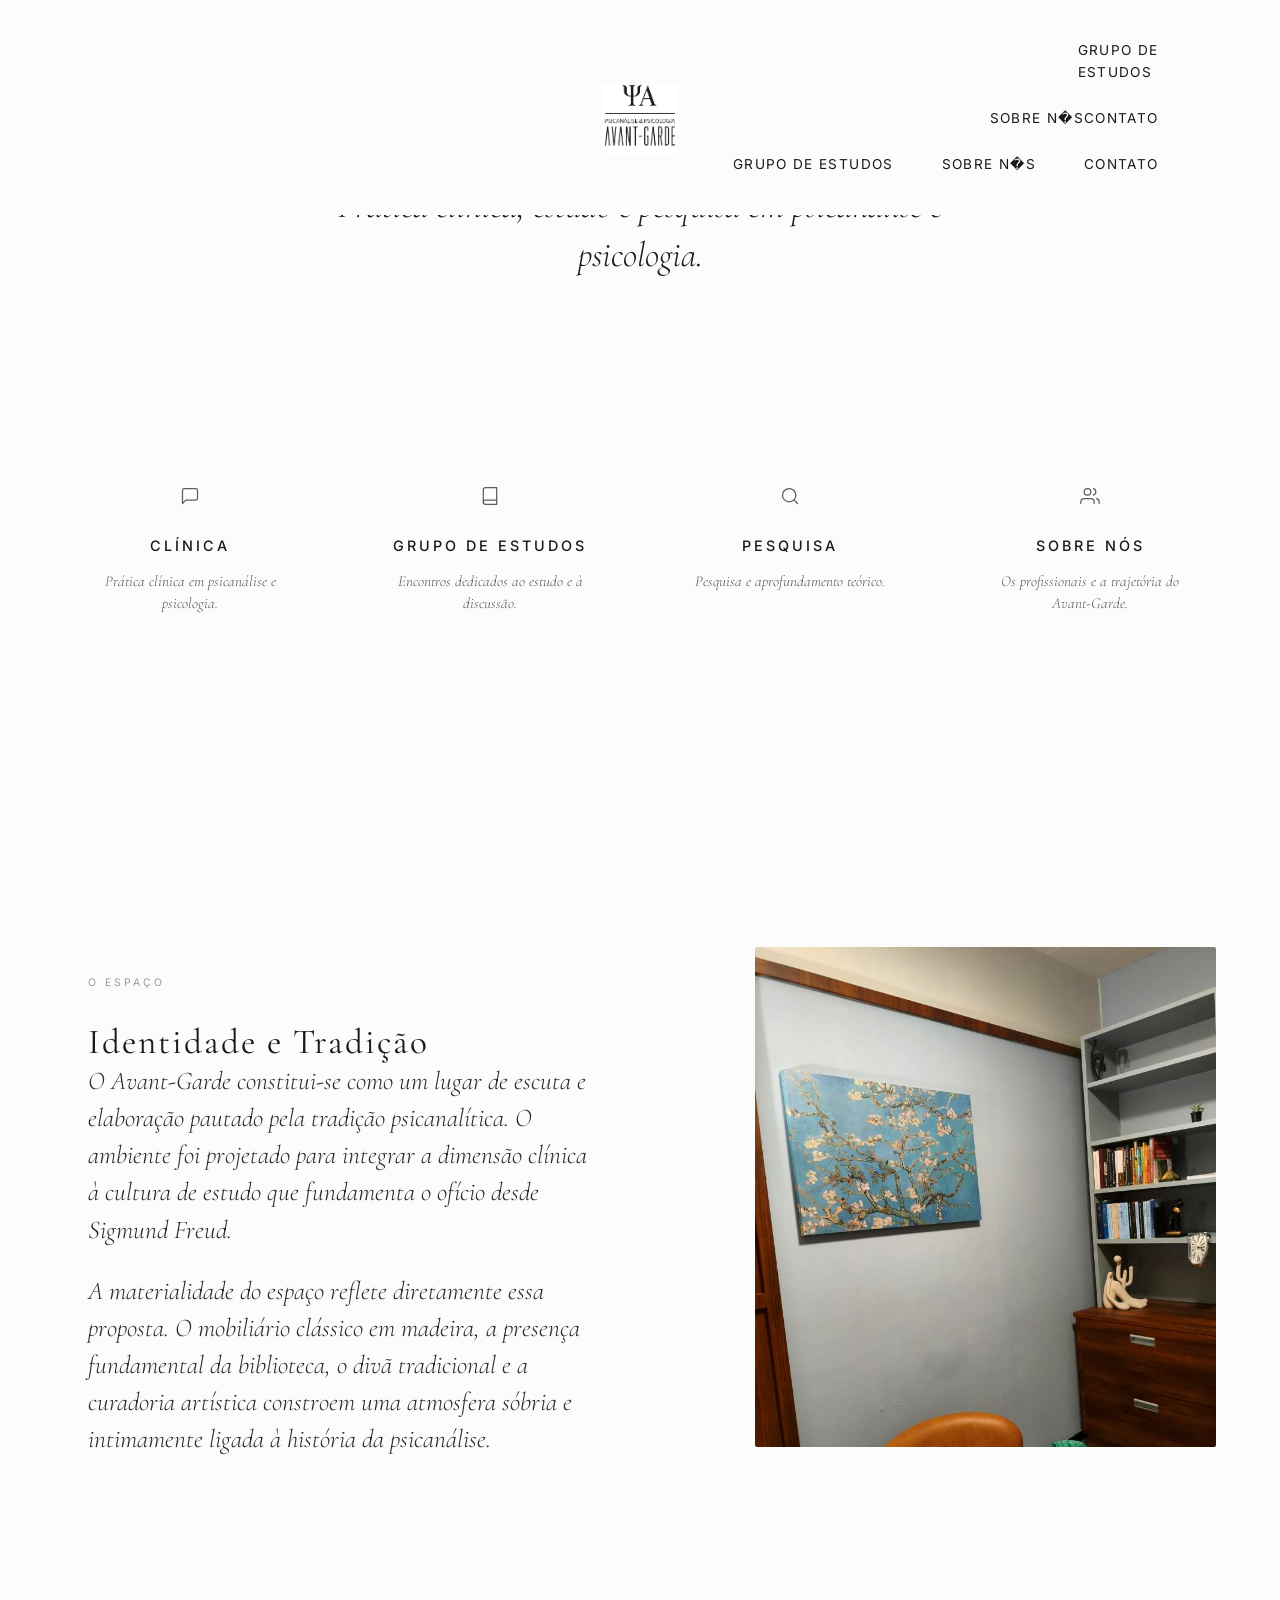
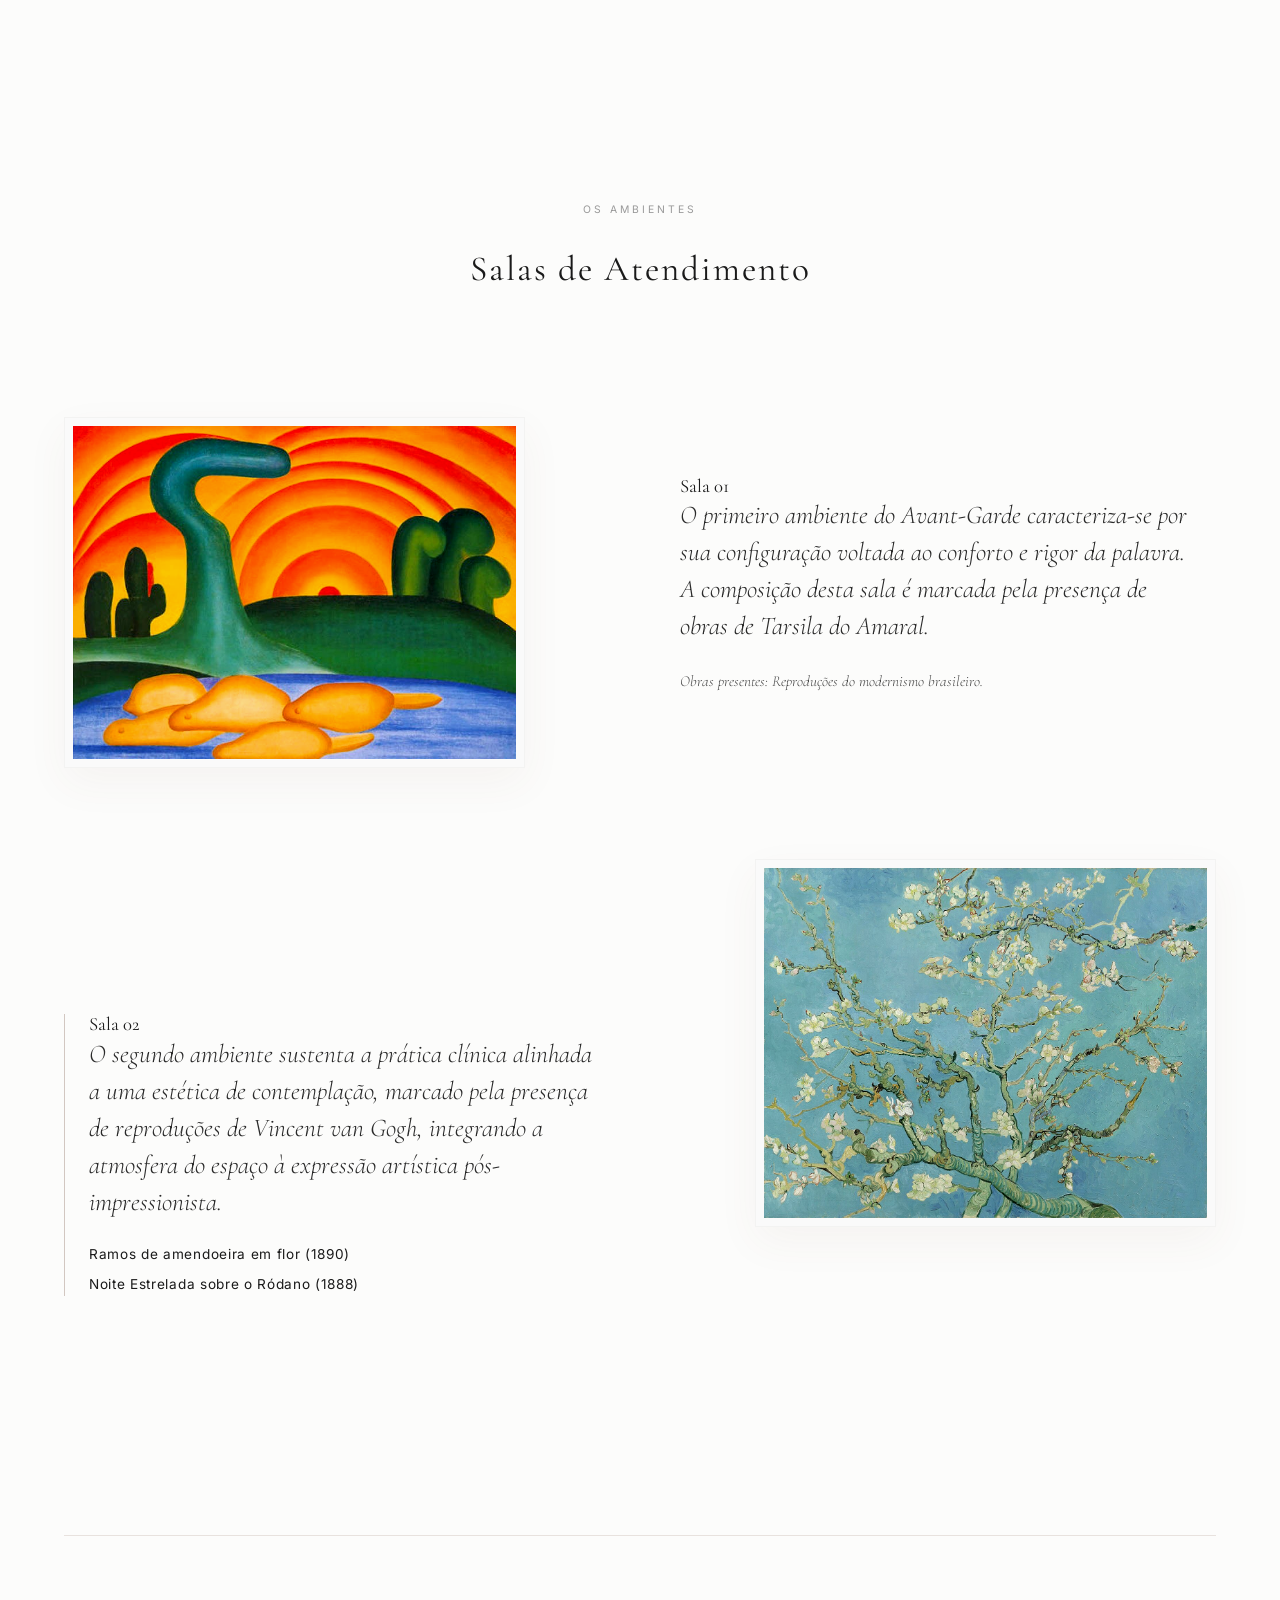
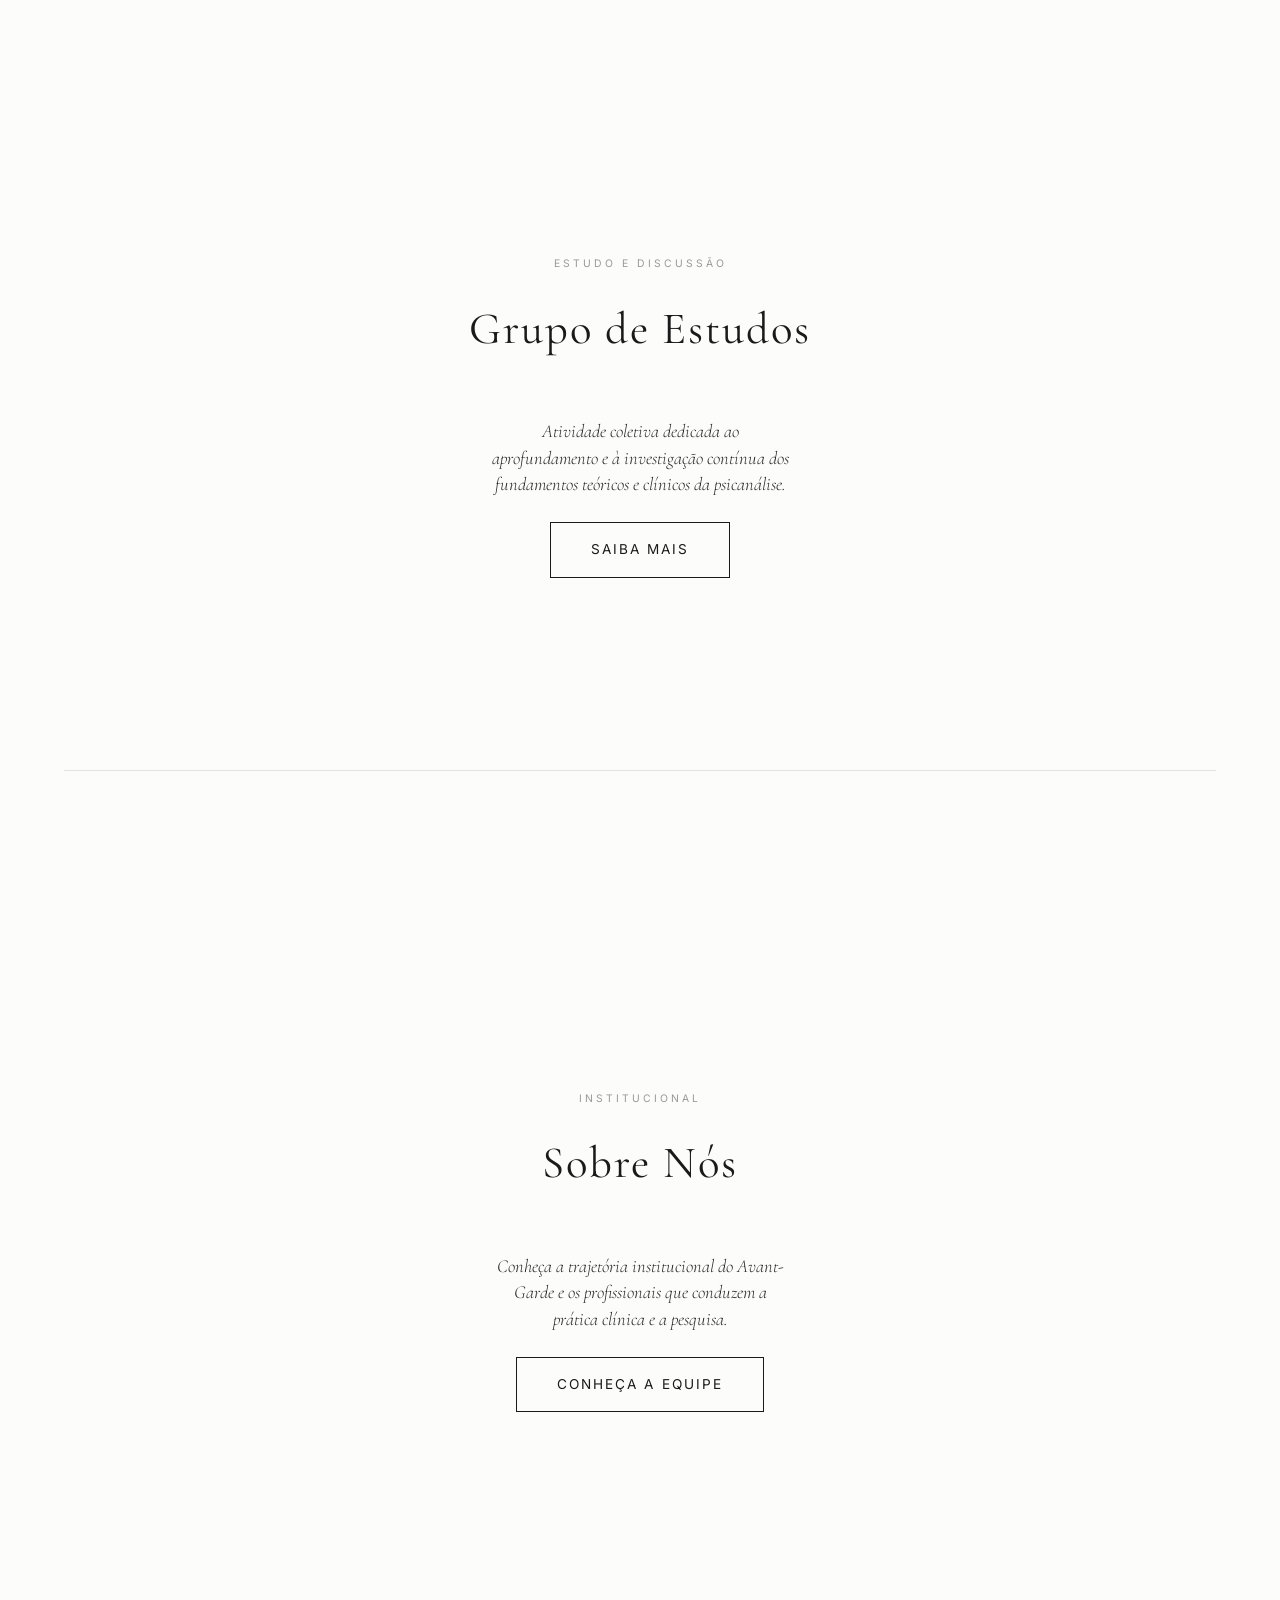
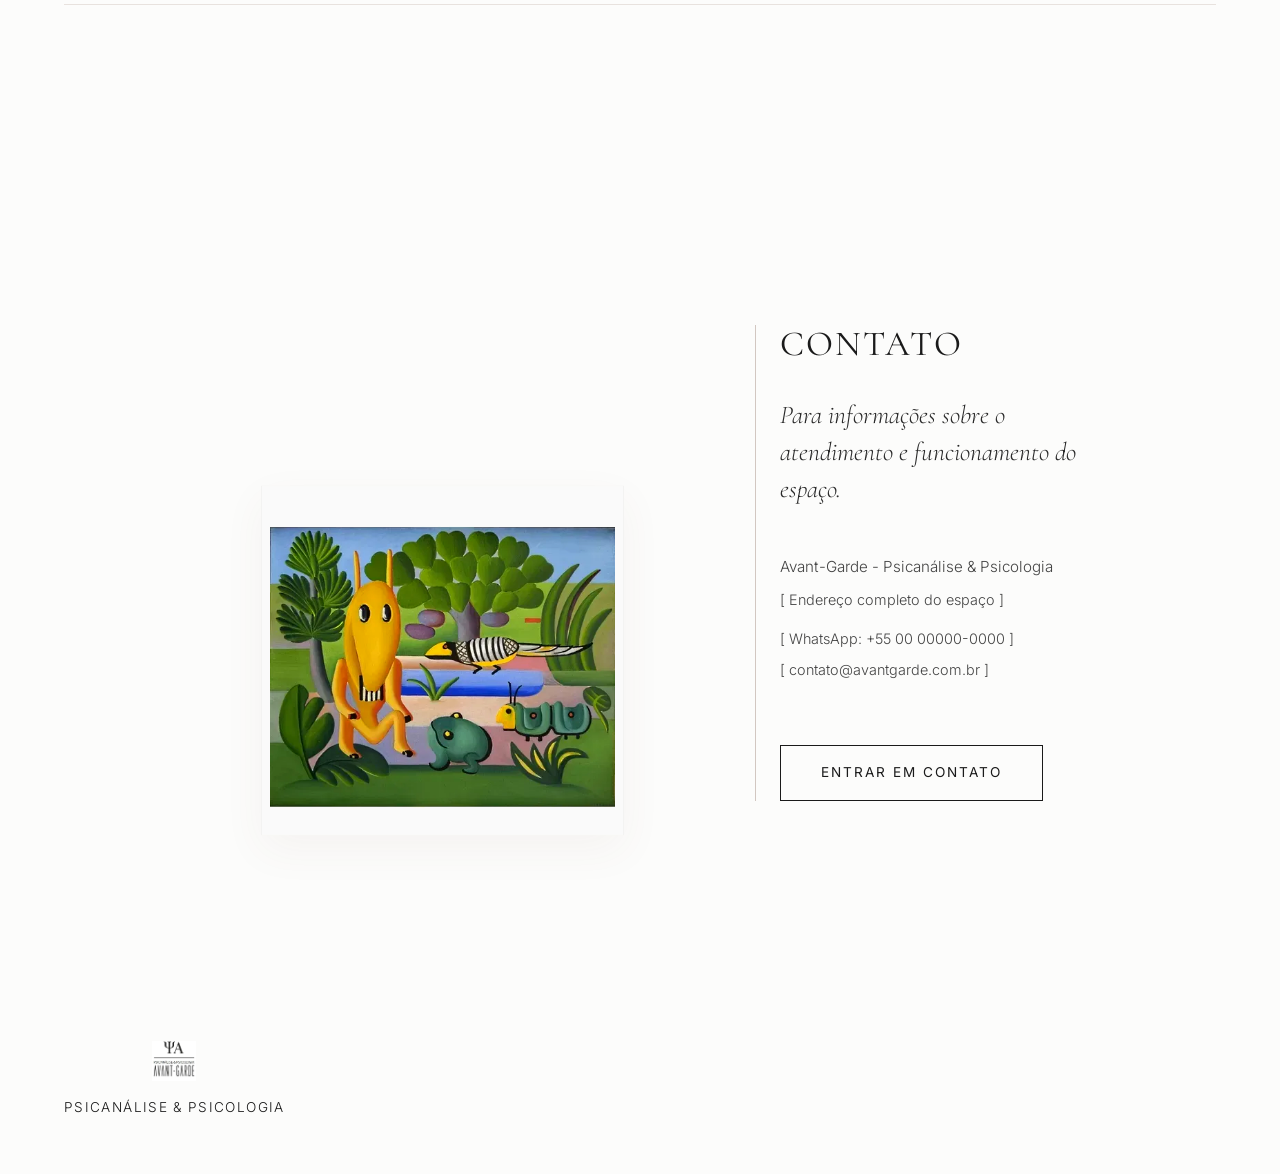
<file: index.html>
<!DOCTYPE html>
<html lang="pt-BR">
<head>
    <meta charset="UTF-8">
    <meta name="viewport" content="width=device-width, initial-scale=1.0">
    <title>Avant-Garde | Psicanálise & Psicologia</title>
    
    <link rel="preconnect" href="https://fonts.googleapis.com">
    <link rel="preconnect" href="https://fonts.gstatic.com" crossorigin>
    <link href="https://fonts.googleapis.com/css2?family=Cormorant+Garamond:ital,wght@0,300;0,400;0,500;0,600;1,300;1,400;1,500&family=Inter:wght@300;400;500&display=swap" rel="stylesheet">
    
    <link rel="stylesheet" href="styles.css?v=2.1">
</head>
<body>
        <!-- HEADER -->
    <header class="header-light">
        <div class="header-inner container-fluid">
            <!-- NAV MOBILE ESQUERDA -->
            <nav class="mobile-nav-side left desktop-hidden">
                <a href="#grupo-estudos">GRUPO DE<br>ESTUDOS</a>
            </nav>

            <div class="logo">
                <a href="#home">
                    <img src="logo-avant-garde.jpg" alt="Avant-Garde Psican�lise e Psicologia" class="header-logo-full">
                </a>
            </div>

            <!-- NAV MOBILE DIREITA -->
            <nav class="mobile-nav-side right desktop-hidden">
                <a href="sobre-nos.html">SOBRE N�S</a>
                <a href="#contato">CONTATO</a>
            </nav>
            
            <div class="mobile-menu-toggle mobile-hidden" id="mobile-menu-toggle">
                <span></span>
                <span></span>
                <span></span>
            </div>

            <nav class="main-nav mobile-hidden" id="main-nav">
                <ul>
                    <li><a href="#grupo-estudos">Grupo de Estudos</a></li>
                    <li><a href="sobre-nos.html">Sobre N�s</a></li>
                    <li><a href="#contato">Contato</a></li>
                </ul>
            </nav>
        </div>
    </header>

    <main>
        <!-- ABERTURA EDITORIAL -->
        <section class="hero-typographic" id="home">
            <div class="container text-center fade-up">
                <div class="hero-divider"></div>
                <p class="hero-statement wood-text">Prática clínica, estudo e pesquisa em psicanálise e psicologia.</p>
            </div>
        </section>

        <!-- NÚCLEOS -->
        <section class="nucleos container pt-large mb-huge">
            <div class="nucleos-grid">
                <!-- CLÍNICA -->
                <div class="nucleo-item fade-up">
                    <div class="nucleo-icon wood-text">
                        <svg width="20" height="20" viewBox="0 0 24 24" fill="none" stroke="currentColor" stroke-width="1.5" stroke-linecap="round" stroke-linejoin="round"><path d="M21 15a2 2 0 0 1-2 2H7l-4 4V5a2 2 0 0 1 2-2h14a2 2 0 0 1 2 2z"></path></svg>
                    </div>
                    <h3 class="nucleo-title wood-text">CLÍNICA</h3>
                    <p class="nucleo-desc editorial-text">Prática clínica em psicanálise e psicologia.</p>
                </div>
                <!-- GRUPO DE ESTUDOS -->
                <div class="nucleo-item fade-up delay-1">
                    <div class="nucleo-icon wood-text">
                        <svg width="20" height="20" viewBox="0 0 24 24" fill="none" stroke="currentColor" stroke-width="1.5" stroke-linecap="round" stroke-linejoin="round"><path d="M4 19.5A2.5 2.5 0 0 1 6.5 17H20"></path><path d="M6.5 2H20v20H6.5A2.5 2.5 0 0 1 4 19.5v-15A2.5 2.5 0 0 1 6.5 2z"></path></svg>
                    </div>
                    <h3 class="nucleo-title wood-text">GRUPO DE ESTUDOS</h3>
                    <p class="nucleo-desc editorial-text">Encontros dedicados ao estudo e à discussão.</p>
                </div>
                <!-- PESQUISA -->
                <div class="nucleo-item fade-up delay-2">
                    <div class="nucleo-icon wood-text">
                        <svg width="20" height="20" viewBox="0 0 24 24" fill="none" stroke="currentColor" stroke-width="1.5" stroke-linecap="round" stroke-linejoin="round"><circle cx="11" cy="11" r="8"></circle><line x1="21" y1="21" x2="16.65" y2="16.65"></line></svg>
                    </div>
                    <h3 class="nucleo-title wood-text">PESQUISA</h3>
                    <p class="nucleo-desc editorial-text">Pesquisa e aprofundamento teórico.</p>
                </div>
                <!-- SOBRE NÓS -->
                <div class="nucleo-item fade-up delay-3">
                    <div class="nucleo-icon wood-text">
                        <svg width="20" height="20" viewBox="0 0 24 24" fill="none" stroke="currentColor" stroke-width="1.5" stroke-linecap="round" stroke-linejoin="round"><path d="M17 21v-2a4 4 0 0 0-4-4H5a4 4 0 0 0-4 4v2"></path><circle cx="9" cy="7" r="4"></circle><path d="M23 21v-2a4 4 0 0 0-3-3.87"></path><path d="M16 3.13a4 4 0 0 1 0 7.75"></path></svg>
                    </div>
                    <h3 class="nucleo-title wood-text">SOBRE NÓS</h3>
                    <p class="nucleo-desc editorial-text">Os profissionais e a trajetória do Avant-Garde.</p>
                </div>
            </div>
        </section>

        <!-- O ESPAÇO -->
        <section class="narrative container">
            <div id="o-espaco" class="grid-row align-center mb-huge pt-large">
                <div class="col-6 text-block fade-up scroll-anim">
                    <span class="archival-label wood-text mb-small d-block">O ESPAÇO</span>
                    <h2 class="section-title wood-text">Identidade e Tradição</h2>
                    <p class="editorial-text">O Avant-Garde constitui-se como um lugar de escuta e elaboração pautado pela tradição psicanalítica. O ambiente foi projetado para integrar a dimensão clínica à cultura de estudo que fundamenta o ofício desde Sigmund Freud.</p>
                    <p class="editorial-text mt-small">A materialidade do espaço reflete diretamente essa proposta. O mobiliário clássico em madeira, a presença fundamental da biblioteca, o divã tradicional e a curadoria artística constroem uma atmosfera sóbria e intimamente ligada à história da psicanálise.</p>
                </div>
                <div class="col-1"></div>
                <div class="col-5 fade-in scroll-anim parallax" data-speed="0.03">
                    <img src="foto-sala2.jpg" alt="Ambiente Avant-Garde" class="real-image h-medium object-cover detail-img">
                </div>
            </div>

            <!-- OS AMBIENTES (SALA 01 e 02) -->
            <div id="ambientes" class="mb-huge pt-large">
                <div class="text-center mb-large fade-up scroll-anim">
                    <span class="archival-label wood-text mb-small d-block">OS AMBIENTES</span>
                    <h2 class="section-title wood-text">Salas de Atendimento</h2>
                </div>

                <!-- SALA 01 -->
                <div class="grid-row align-center mb-huge room-block">
                    <div class="col-5 fade-in scroll-anim">
                        <img src="foto-tarsila1.jpg" alt="Sala 01 - Tarsila do Amaral" class="real-image h-medium img-framed object-cover">
                    </div>
                    <div class="col-1"></div>
                    <div class="col-6 text-block fade-up scroll-anim">
                        <h3 class="room-title wood-text">Sala 01</h3>
                        <p class="editorial-text">O primeiro ambiente do Avant-Garde caracteriza-se por sua configuração voltada ao conforto e rigor da palavra. A composição desta sala é marcada pela presença de obras de Tarsila do Amaral.</p>
                        <p class="caption wood-text mt-small">Obras presentes: Reproduções do modernismo brasileiro.</p>
                    </div>
                </div>

                <!-- SALA 02 -->
                <div class="grid-row align-center room-block reverse-mobile mb-huge">
                    <div class="col-6 text-block fade-up scroll-anim border-left-wood">
                        <h3 class="room-title wood-text">Sala 02</h3>
                        <p class="editorial-text">O segundo ambiente sustenta a prática clínica alinhada a uma estética de contemplação, marcado pela presença de reproduções de Vincent van Gogh, integrando a atmosfera do espaço à expressão artística pós-impressionista.</p>
                        <ul class="caption-list wood-text mt-small" style="list-style: none; padding: 0;">
                            <li style="margin-bottom: 0.5rem; font-size: 0.85rem; letter-spacing: 0.05em;">Ramos de amendoeira em flor (1890)</li>
                            <li style="font-size: 0.85rem; letter-spacing: 0.05em;">Noite Estrelada sobre o Ródano (1888)</li>
                        </ul>
                    </div>
                    <div class="col-1"></div>
                    <div class="col-5 fade-in scroll-anim parallax" data-speed="0.04">
                        <img src="almond_blossom.jpg" alt="Sala 02 - Van Gogh" class="real-image h-medium img-framed object-cover">
                    </div>
                </div>
            </div>

            <div class="wood-divider fade-in scroll-anim mb-huge"></div>

            <!-- GRUPO DE ESTUDOS SECTION -->
            <div id="grupo-estudos" class="mb-huge pt-large text-center fade-up scroll-anim">
                <span class="archival-label wood-text mb-small d-block">ESTUDO E DISCUSSÃO</span>
                <h2 class="section-title wood-text mb-medium" style="font-size: 2.8rem;">Grupo de Estudos</h2>
                <div class="portrait-medium mb-medium">
                    <p class="editorial-text" style="font-size: 1.15rem;">Atividade coletiva dedicada ao aprofundamento e à investigação contínua dos fundamentos teóricos e clínicos da psicanálise.</p>
                </div>
                <a href="grupo-de-estudos.html" class="btn-outline">SAIBA MAIS</a>
            </div>

            <div class="wood-divider fade-in scroll-anim mb-huge"></div>

            <!-- SOBRE NÓS SECTION -->
            <div class="mb-huge pt-large text-center fade-up scroll-anim">
                <span class="archival-label wood-text mb-small d-block">INSTITUCIONAL</span>
                <h2 class="section-title wood-text mb-medium" style="font-size: 2.8rem;">Sobre Nós</h2>
                <div class="portrait-medium mb-medium">
                    <p class="editorial-text" style="font-size: 1.15rem;">Conheça a trajetória institucional do Avant-Garde e os profissionais que conduzem a prática clínica e a pesquisa.</p>
                </div>
                <a href="sobre-nos.html" class="btn-outline">CONHEÇA A EQUIPE</a>
            </div>

            <div class="wood-divider fade-in scroll-anim mb-huge"></div>

            <!-- CONTATO -->
            <div id="contato" class="grid-row align-center mb-huge pt-large">
                <div class="col-2"></div>
                <div class="col-4 fade-in scroll-anim parallax" data-speed="-0.02">
                    <img src="foto-tarsila2.webp" alt="Detalhe de arte" class="real-image h-small img-framed object-cover detail-img-small">
                </div>
                <div class="col-1"></div>
                <div class="col-4 text-block fade-up scroll-anim border-left-wood">
                    <h2 class="section-title wood-text mb-small">CONTATO</h2>
                    <p class="editorial-text mb-small">Para informações sobre o atendimento e funcionamento do espaço.</p>
                    
                    <div class="contact-details mt-medium mb-medium">
                        <p class="font-weight-500 mb-micro" style="font-family: var(--font-sans); font-size: 0.95rem;">Avant-Garde - Psicanálise & Psicologia</p>
                        <p class="text-light mb-micro" style="font-family: var(--font-sans); font-size: 0.9rem;">[ Endereço completo do espaço ]</p>
                        <p class="text-light mb-micro mt-small" style="font-family: var(--font-sans); font-size: 0.9rem;">[ WhatsApp: +55 00 00000-0000 ]</p>
                        <p class="text-light mb-micro" style="font-family: var(--font-sans); font-size: 0.9rem;">[ contato@avantgarde.com.br ]</p>
                    </div>

                    <a href="#" class="btn-outline">ENTRAR EM CONTATO</a>
                </div>
                <div class="col-1"></div>
            </div>
        </section>
    </main>

    <!-- FOOTER -->
    <footer>
        <div class="footer-content">
            <img src="logo-avant-garde.jpg" alt="Avant-Garde" class="footer-logo mb-small">
            <p class="wood-text" style="letter-spacing: 0.1em; font-family: var(--font-sans); font-size: 0.85rem; margin-top: 1rem;">PSICANÁLISE & PSICOLOGIA</p>
        </div>
    </footer>

    <script src="script.js"></script>
</body>
</html>
</file>
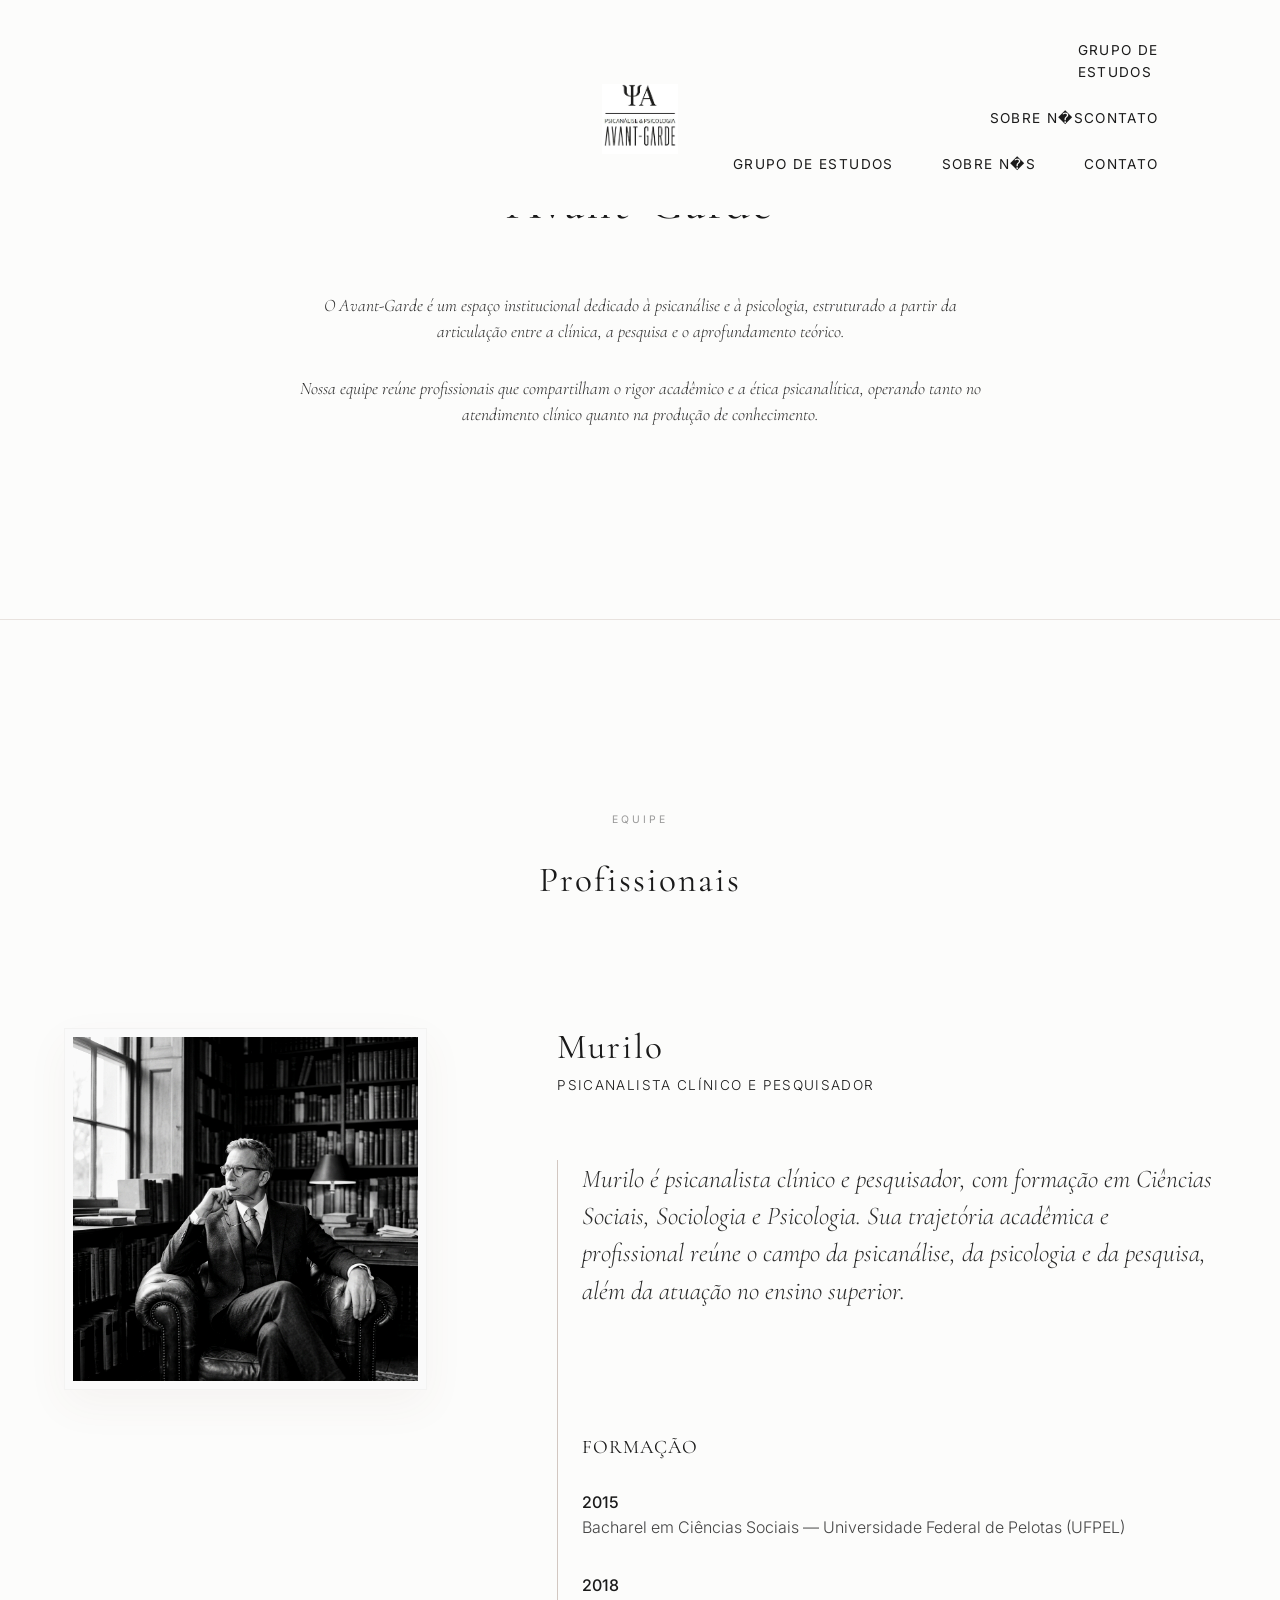
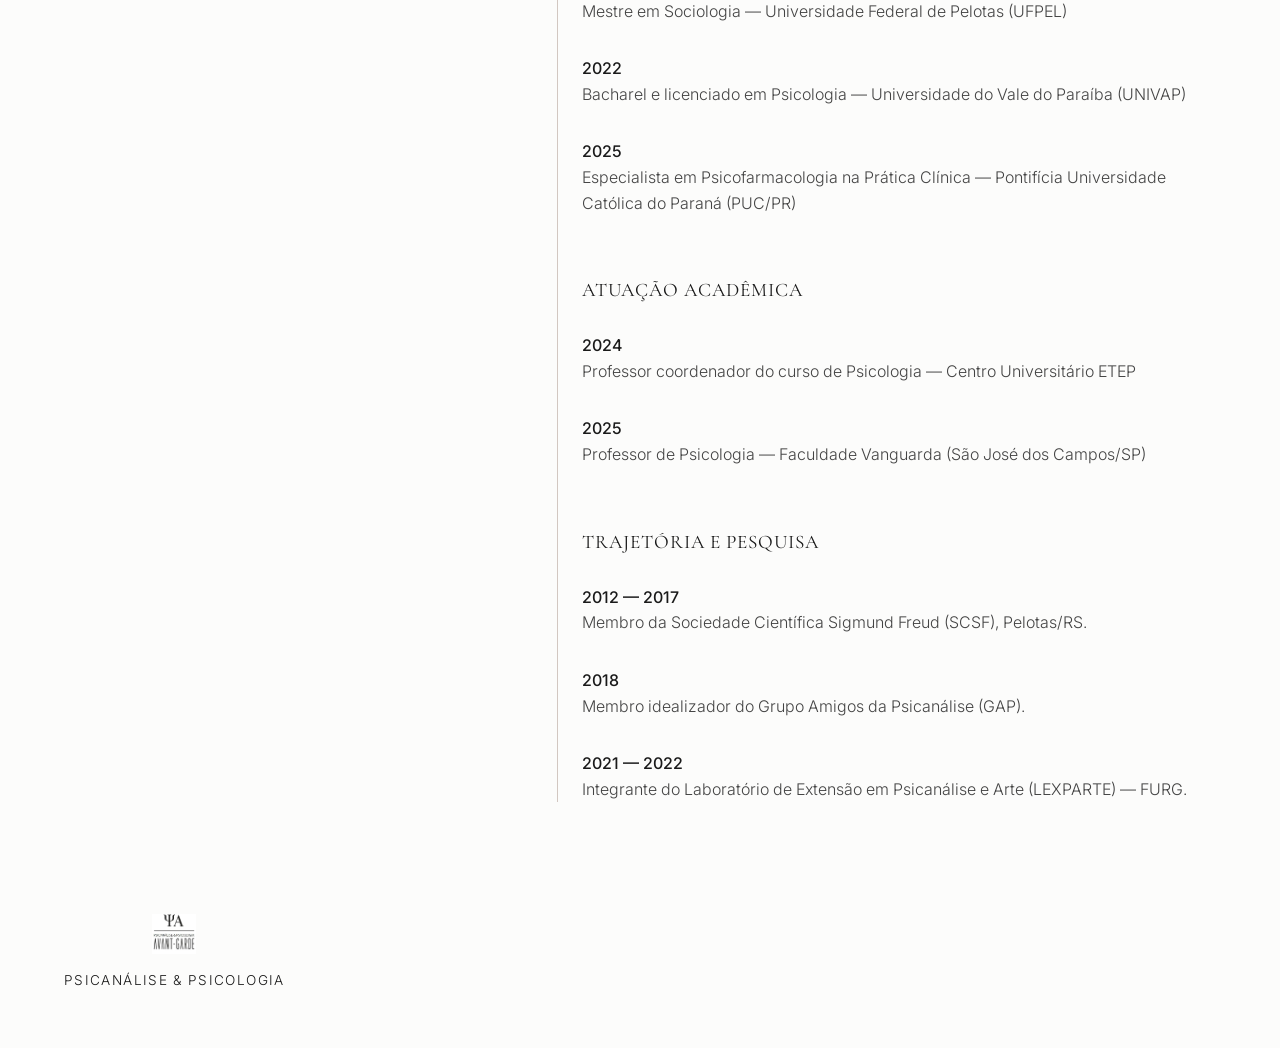
<file: sobre-nos.html>
<!DOCTYPE html>
<html lang="pt-BR">
<head>
    <meta charset="UTF-8">
    <meta name="viewport" content="width=device-width, initial-scale=1.0">
    <title>Sobre Nós | Avant-Garde</title>
    <link rel="preconnect" href="https://fonts.googleapis.com">
    <link rel="preconnect" href="https://fonts.gstatic.com" crossorigin>
    <link href="https://fonts.googleapis.com/css2?family=Cormorant+Garamond:ital,wght@0,300;0,400;0,500;0,600;1,300;1,400;1,500&family=Inter:wght@300;400;500&display=swap" rel="stylesheet">
    <link rel="stylesheet" href="styles.css?v=2.1">
</head>
<body class="page-sobre">
        <!-- HEADER -->
    <header class="header-light">
        <div class="header-inner container-fluid">
            <!-- NAV MOBILE ESQUERDA -->
            <nav class="mobile-nav-side left desktop-hidden">
                <a href="index.html#grupo-estudos">GRUPO DE<br>ESTUDOS</a>
            </nav>

            <div class="logo">
                <a href="index.html">
                    <img src="logo-avant-garde.jpg" alt="Avant-Garde Psican�lise e Psicologia" class="header-logo-full">
                </a>
            </div>

            <!-- NAV MOBILE DIREITA -->
            <nav class="mobile-nav-side right desktop-hidden">
                <a href="sobre-nos.html">SOBRE N�S</a>
                <a href="index.html#contato">CONTATO</a>
            </nav>
            
            <div class="mobile-menu-toggle mobile-hidden" id="mobile-menu-toggle">
                <span></span>
                <span></span>
                <span></span>
            </div>

            <nav class="main-nav mobile-hidden" id="main-nav">
                <ul>
                    <li><a href="index.html#grupo-estudos">Grupo de Estudos</a></li>
                    <li><a href="sobre-nos.html" class="wood-text">Sobre N�s</a></li>
                    <li><a href="index.html#contato">Contato</a></li>
                </ul>
            </nav>
        </div>
    </header>

    <main>
        <!-- INSTITUCIONAL AVANT-GARDE -->
        <section class="section-padding pt-large">
            <div class="container text-center fade-up mb-huge">
                <span class="archival-label wood-text mb-small d-block">SOBRE NÓS</span>
                <h1 class="section-title wood-text mb-medium" style="font-size: 3rem;">Avant-Garde</h1>
                <div class="portrait-medium" style="margin: 0 auto; max-width: 700px;">
                    <p class="editorial-text mb-small" style="font-size: 1.1rem;">O Avant-Garde é um espaço institucional dedicado à psicanálise e à psicologia, estruturado a partir da articulação entre a clínica, a pesquisa e o aprofundamento teórico.</p>
                    <p class="editorial-text" style="font-size: 1.1rem;">Nossa equipe reúne profissionais que compartilham o rigor acadêmico e a ética psicanalítica, operando tanto no atendimento clínico quanto na produção de conhecimento.</p>
                </div>
            </div>

            <!-- PROFISSIONAIS -->
            <div class="wood-divider fade-in scroll-anim mb-huge container"></div>
            
            <div class="container">
                <div class="text-center mb-large fade-up scroll-anim">
                    <span class="archival-label wood-text mb-small d-block">EQUIPE</span>
                    <h2 class="section-title wood-text">Profissionais</h2>
                </div>

                <div class="grid-row align-top">
                    <!-- FOTO DE MURILO -->
                    <div class="col-4 fade-in">
                        <img src="murilo.jpg" alt="Murilo - Psicanalista Clínico" class="real-image img-framed h-medium object-cover" style="object-position: top center;">
                    </div>
                    
                    <div class="col-1"></div>
                    
                    <!-- CONTEÚDO MURILO -->
                    <div class="col-7 fade-up">
                        <h2 class="section-title wood-text mb-micro">Murilo</h2>
                        <p class="wood-text mb-medium" style="letter-spacing: 0.1em; text-transform: uppercase; font-size: 0.85rem;">Psicanalista clínico e pesquisador</p>
                        
                        <div class="border-left-wood">
                            <p class="editorial-text mb-large">Murilo é psicanalista clínico e pesquisador, com formação em Ciências Sociais, Sociologia e Psicologia. Sua trajetória acadêmica e profissional reúne o campo da psicanálise, da psicologia e da pesquisa, além da atuação no ensino superior.</p>

                            <!-- FORMAÇÃO -->
                            <h3 class="wood-text mb-small" style="font-size: 1.2rem; letter-spacing: 0.05em; text-transform: uppercase;">Formação</h3>
                            <div class="curriculum-block mb-medium">
                                <div class="curriculum-item mb-small">
                                    <span class="wood-text" style="font-weight: 500; display: block;">2015</span>
                                    <p class="text-light">Bacharel em Ciências Sociais — Universidade Federal de Pelotas (UFPEL)</p>
                                </div>
                                <div class="curriculum-item mb-small">
                                    <span class="wood-text" style="font-weight: 500; display: block;">2018</span>
                                    <p class="text-light">Mestre em Sociologia — Universidade Federal de Pelotas (UFPEL)</p>
                                </div>
                                <div class="curriculum-item mb-small">
                                    <span class="wood-text" style="font-weight: 500; display: block;">2022</span>
                                    <p class="text-light">Bacharel e licenciado em Psicologia — Universidade do Vale do Paraíba (UNIVAP)</p>
                                </div>
                                <div class="curriculum-item mb-small">
                                    <span class="wood-text" style="font-weight: 500; display: block;">2025</span>
                                    <p class="text-light">Especialista em Psicofarmacologia na Prática Clínica — Pontifícia Universidade Católica do Paraná (PUC/PR)</p>
                                </div>
                            </div>

                            <!-- ATUAÇÃO ACADÊMICA -->
                            <h3 class="wood-text mb-small" style="font-size: 1.2rem; letter-spacing: 0.05em; text-transform: uppercase;">Atuação Acadêmica</h3>
                            <div class="curriculum-block mb-medium">
                                <div class="curriculum-item mb-small">
                                    <span class="wood-text" style="font-weight: 500; display: block;">2024</span>
                                    <p class="text-light">Professor coordenador do curso de Psicologia — Centro Universitário ETEP</p>
                                </div>
                                <div class="curriculum-item mb-small">
                                    <span class="wood-text" style="font-weight: 500; display: block;">2025</span>
                                    <p class="text-light">Professor de Psicologia — Faculdade Vanguarda (São José dos Campos/SP)</p>
                                </div>
                            </div>

                            <!-- TRAJETÓRIA E PESQUISA -->
                            <h3 class="wood-text mb-small" style="font-size: 1.2rem; letter-spacing: 0.05em; text-transform: uppercase;">Trajetória e Pesquisa</h3>
                            <div class="curriculum-block mb-medium">
                                <div class="curriculum-item mb-small">
                                    <span class="wood-text" style="font-weight: 500; display: block;">2012 — 2017</span>
                                    <p class="text-light">Membro da Sociedade Científica Sigmund Freud (SCSF), Pelotas/RS.</p>
                                </div>
                                <div class="curriculum-item mb-small">
                                    <span class="wood-text" style="font-weight: 500; display: block;">2018</span>
                                    <p class="text-light">Membro idealizador do Grupo Amigos da Psicanálise (GAP).</p>
                                </div>
                                <div class="curriculum-item mb-small">
                                    <span class="wood-text" style="font-weight: 500; display: block;">2021 — 2022</span>
                                    <p class="text-light">Integrante do Laboratório de Extensão em Psicanálise e Arte (LEXPARTE) — FURG.</p>
                                </div>
                            </div>
                        </div>
                    </div>
                </div>
            </div>
        </section>
    </main>

    <!-- FOOTER -->
    <footer>
        <div class="footer-content">
            <img src="logo-avant-garde.jpg" alt="Avant-Garde" class="footer-logo mb-small">
            <p class="wood-text" style="letter-spacing: 0.1em; font-family: var(--font-sans); font-size: 0.85rem; margin-top: 1rem;">PSICANÁLISE & PSICOLOGIA</p>
        </div>
    </footer>

    <script src="script.js"></script>
</body>
</html>
</file>
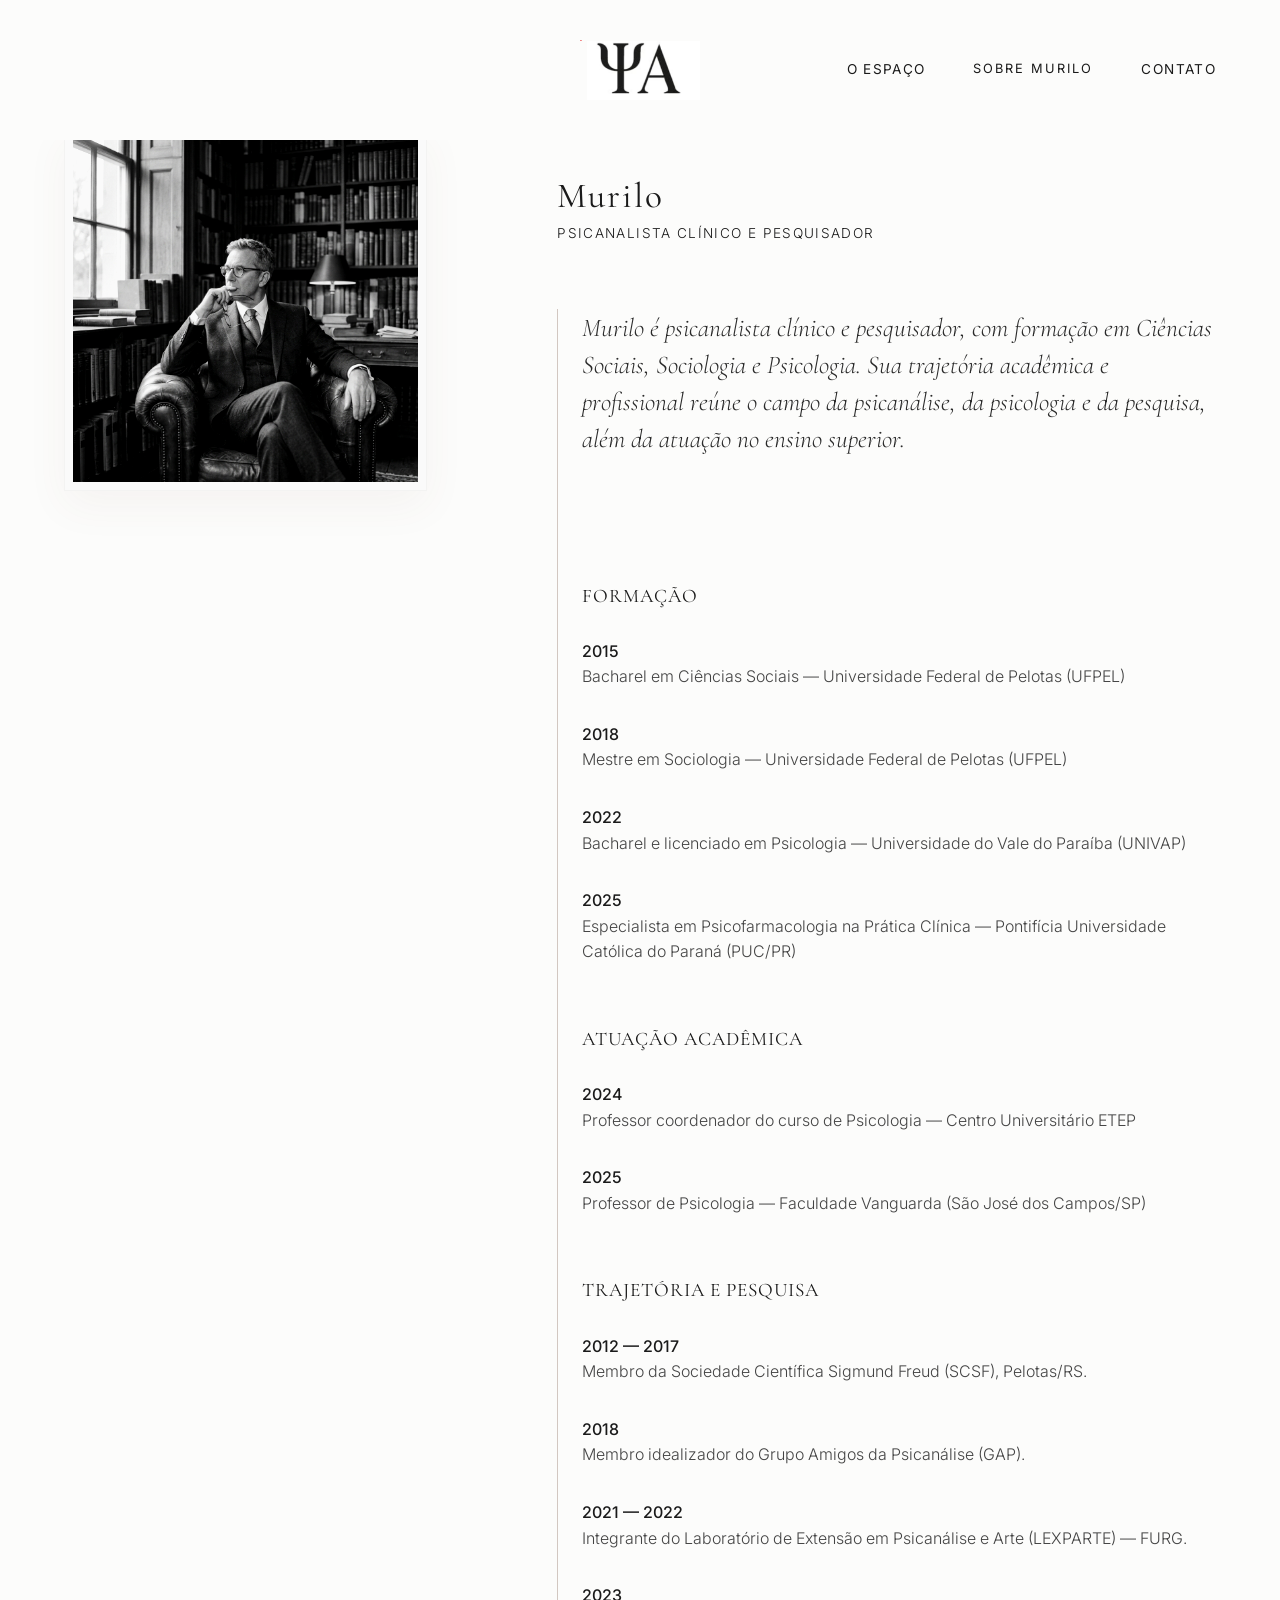
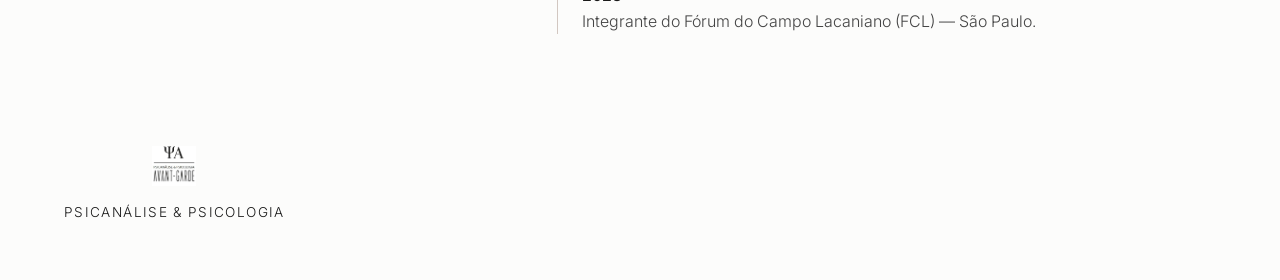
<file: sobre.html>
<!DOCTYPE html>
<html lang="pt-BR">
<head>
    <meta charset="UTF-8">
    <meta name="viewport" content="width=device-width, initial-scale=1.0">
    <title>Sobre Murilo | Psicanálise</title>
    <link rel="preconnect" href="https://fonts.googleapis.com">
    <link rel="preconnect" href="https://fonts.gstatic.com" crossorigin>
    <link href="https://fonts.googleapis.com/css2?family=Cormorant+Garamond:ital,wght@0,300;0,400;0,500;0,600;1,300;1,400;1,500&family=Inter:wght@300;400;500&display=swap" rel="stylesheet">
    <link rel="stylesheet" href="styles.css">
</head>
<body class="page-sobre">
    <!-- HEADER -->
    <header class="header-light">
        <div class="header-inner">
            <div class="logo">
                <a href="index.html">
                    <img src="logo-hero.png" alt="Avant-Garde Psicanálise e Psicologia" class="header-logo">
                </a>
            </div>
            <nav>
                <ul>
                    <li><a href="index.html#o-espaco">O Espaço</a></li>
                    <li><a href="sobre.html" class="text-btn">Sobre Murilo</a></li>
                    <li><a href="index.html#contato">Contato</a></li>
                </ul>
            </nav>
        </div>
    </header>

    <main>
        <section class="section-padding pt-large">
            <div class="container">
                <div class="grid-row align-top">
                    <!-- FOTO DE MURILO -->
                    <div class="col-4 fade-in">
                        <img src="murilo.jpg" alt="Murilo - Psicanalista Clínico" class="real-image img-framed h-medium object-cover" style="object-position: top center;">
                    </div>
                    
                    <div class="col-1"></div>
                    
                    <!-- CONTEÚDO INSTITUCIONAL -->
                    <div class="col-7 fade-up">
                        <span class="archival-label wood-text mb-small d-block">SOBRE</span>
                        <h1 class="section-title wood-text mb-micro">Murilo</h1>
                        <p class="wood-text mb-medium" style="letter-spacing: 0.1em; text-transform: uppercase; font-size: 0.85rem;">Psicanalista clínico e pesquisador</p>
                        
                        <div class="border-left-wood">
                            <p class="editorial-text mb-large">Murilo é psicanalista clínico e pesquisador, com formação em Ciências Sociais, Sociologia e Psicologia. Sua trajetória acadêmica e profissional reúne o campo da psicanálise, da psicologia e da pesquisa, além da atuação no ensino superior.</p>

                            <!-- FORMAÇÃO -->
                            <h3 class="wood-text mb-small" style="font-size: 1.2rem; letter-spacing: 0.05em; text-transform: uppercase;">Formação</h3>
                            <div class="curriculum-block mb-medium">
                                <div class="curriculum-item mb-small">
                                    <span class="wood-text" style="font-weight: 500; display: block;">2015</span>
                                    <p class="text-light">Bacharel em Ciências Sociais — Universidade Federal de Pelotas (UFPEL)</p>
                                </div>
                                <div class="curriculum-item mb-small">
                                    <span class="wood-text" style="font-weight: 500; display: block;">2018</span>
                                    <p class="text-light">Mestre em Sociologia — Universidade Federal de Pelotas (UFPEL)</p>
                                </div>
                                <div class="curriculum-item mb-small">
                                    <span class="wood-text" style="font-weight: 500; display: block;">2022</span>
                                    <p class="text-light">Bacharel e licenciado em Psicologia — Universidade do Vale do Paraíba (UNIVAP)</p>
                                </div>
                                <div class="curriculum-item mb-small">
                                    <span class="wood-text" style="font-weight: 500; display: block;">2025</span>
                                    <p class="text-light">Especialista em Psicofarmacologia na Prática Clínica — Pontifícia Universidade Católica do Paraná (PUC/PR)</p>
                                </div>
                            </div>

                            <!-- ATUAÇÃO ACADÊMICA -->
                            <h3 class="wood-text mb-small" style="font-size: 1.2rem; letter-spacing: 0.05em; text-transform: uppercase;">Atuação Acadêmica</h3>
                            <div class="curriculum-block mb-medium">
                                <div class="curriculum-item mb-small">
                                    <span class="wood-text" style="font-weight: 500; display: block;">2024</span>
                                    <p class="text-light">Professor coordenador do curso de Psicologia — Centro Universitário ETEP</p>
                                </div>
                                <div class="curriculum-item mb-small">
                                    <span class="wood-text" style="font-weight: 500; display: block;">2025</span>
                                    <p class="text-light">Professor de Psicologia — Faculdade Vanguarda (São José dos Campos/SP)</p>
                                </div>
                            </div>

                            <!-- TRAJETÓRIA E PESQUISA -->
                            <h3 class="wood-text mb-small" style="font-size: 1.2rem; letter-spacing: 0.05em; text-transform: uppercase;">Trajetória e Pesquisa</h3>
                            <div class="curriculum-block mb-medium">
                                <div class="curriculum-item mb-small">
                                    <span class="wood-text" style="font-weight: 500; display: block;">2012 — 2017</span>
                                    <p class="text-light">Membro da Sociedade Científica Sigmund Freud (SCSF), Pelotas/RS.</p>
                                </div>
                                <div class="curriculum-item mb-small">
                                    <span class="wood-text" style="font-weight: 500; display: block;">2018</span>
                                    <p class="text-light">Membro idealizador do Grupo Amigos da Psicanálise (GAP).</p>
                                </div>
                                <div class="curriculum-item mb-small">
                                    <span class="wood-text" style="font-weight: 500; display: block;">2021 — 2022</span>
                                    <p class="text-light">Integrante do Laboratório de Extensão em Psicanálise e Arte (LEXPARTE) — FURG.</p>
                                </div>
                                <div class="curriculum-item mb-small">
                                    <span class="wood-text" style="font-weight: 500; display: block;">2023</span>
                                    <p class="text-light">Integrante do Fórum do Campo Lacaniano (FCL) — São Paulo.</p>
                                </div>
                            </div>
                        </div>

                    </div>
                </div>
            </div>
        </section>
    </main>

    <!-- FOOTER -->
    <footer>
        <div class="footer-content">
            <img src="logo-avant-garde.jpg" alt="Avant-Garde" class="footer-logo mb-small">
            <p class="wood-text" style="letter-spacing: 0.1em; font-family: var(--font-sans); font-size: 0.85rem; margin-top: 1rem;">PSICANÁLISE & PSICOLOGIA</p>
        </div>
    </footer>

    <script src="script.js"></script>
</body>
</html>
</file>
<file: styles.css>
/* CSS Variables */
:root {
    --bg-color: #fcfcfb;
    --text-color: #1a1a1a; 
    --wood-color: #724e38; 
    --wood-dark: #3a261b;
    
    --font-heading: 'Cormorant Garamond', serif;
    --font-body: 'Inter', sans-serif;
    
    --transition-slow: all 1.2s cubic-bezier(0.25, 0.46, 0.45, 0.94);
    --transition-medium: all 0.6s ease;
}

/* Base & Reset */
* {
    margin: 0;
    padding: 0;
    box-sizing: border-box;
}

/* Globals for visibility */
.desktop-hidden {
    display: none;
}


html {
    scroll-behavior: smooth;
    font-size: 16px;
    background-color: var(--bg-color);
}

body {
    background-color: var(--bg-color);
    color: var(--text-color);
    font-family: var(--font-body);
    line-height: 1.6;
    overflow-x: hidden;
    -webkit-font-smoothing: antialiased;
}

/* Materiality & Wood Identity */
.wood-text {
    color: var(--text-color);
}

.wood-border {
    border-color: var(--wood-color) !important;
    color: var(--wood-color) !important;
}

.wood-border:hover {
    background-color: var(--wood-color) !important;
    color: var(--bg-color) !important;
}

.wood-tint {
    background-color: #f3ede7 !important; 
    border-color: #e5d8cc !important;
    color: var(--wood-color) !important;
}

.warm-tint {
    background-color: #f8f3eb !important; 
    border-color: #eeddcc !important;
    color: #9d836a !important;
}

.wood-line {
    width: 40px;
    height: 1px;
    background-color: var(--wood-color);
    margin: 1.5rem 0;
}

.wood-line.center {
    margin: 1.5rem auto;
}

.wood-divider {
    width: 100%;
    height: 1px;
    background-color: rgba(114, 78, 56, 0.15);
}

.border-left-wood {
    border-left: 1px solid rgba(114, 78, 56, 0.3);
    padding-left: 1.5rem;
}

/* Archival & Micro-details */
.archival-label {
    display: inline-block;
    font-family: var(--font-body);
    font-size: 0.65rem;
    letter-spacing: 3px;
    text-transform: uppercase;
    color: #999;
}

.freud-composition {
    position: relative;
    display: inline-block;
    padding: 1.5rem;
    background-color: #f9f8f6; 
    border: 1px solid #f0eee9;
}

/* Typography */
h1, h2, h3, h4, h5, h6 {
    font-family: var(--font-heading);
    font-weight: 400;
    line-height: 1.1;
}

p {
    margin-bottom: 1.5rem;
    font-weight: 300;
    color: #444;
}

a {
    text-decoration: none;
    color: inherit;
    transition: var(--transition-medium);
}

/* Grid & Layout System */
.container {
    max-width: 1400px;
    margin: 0 auto;
    padding: 0 5%;
}

.grid-row {
    display: grid;
    grid-template-columns: repeat(12, 1fr);
    gap: 2rem;
    width: 100%;
}

.align-center { align-items: center; }
.align-top { align-items: flex-start; }
.align-end { align-items: flex-end; }

/* Grid Columns */
.col-1 { grid-column: span 1; }
.col-2 { grid-column: span 2; }
.col-3 { grid-column: span 3; }
.col-4 { grid-column: span 4; }
.col-5 { grid-column: span 5; }
.col-6 { grid-column: span 6; }
.col-7 { grid-column: span 7; }
.col-8 { grid-column: span 8; }
.col-9 { grid-column: span 9; }
.col-10 { grid-column: span 10; }
.col-11 { grid-column: span 11; }
.col-12 { grid-column: span 12; }

/* Utility Spacing */
.mb-micro { margin-bottom: 0.5rem; }
.mb-small { margin-bottom: 2rem; }
.mb-medium { margin-bottom: 4rem; }
.mb-large { margin-bottom: 8rem; }
.mb-huge { margin-bottom: 12rem; }
.mt-small { margin-top: 1rem; }
.mt-medium { margin-top: 3rem; }
.mt-large { margin-top: 6rem; }
.mt-huge { margin-top: 10rem; }
.pt-large { padding-top: 8rem; }
.d-block { display: block; }
.text-center { text-align: center; }

/* Placeholders & Images */
.image-placeholder {
    display: flex;
    align-items: center;
    justify-content: center;
    width: 100%;
    font-family: var(--font-body);
    font-size: 0.8rem;
    letter-spacing: 2px;
    text-transform: uppercase;
    text-align: center;
    padding: 2rem;
}

.h-large { height: 70vh; max-height: 800px; }
.h-medium { height: 45vh; max-height: 500px; }
.h-small { height: 35vh; max-height: 350px; }

.real-image {
    width: 100%;
    height: 100%;
    object-fit: cover;
    transition: transform 0.5s ease, filter 0.5s ease;
    filter: contrast(1.08) saturate(1.15) brightness(0.98);
}

/* Photo Treatments */
.object-cover {
    object-fit: cover;
    width: 100%;
}

.hero-img-wrapper {
    width: 100%;
    height: 65vh;
    overflow: hidden;
    box-shadow: 0 10px 30px rgba(0,0,0,0.1);
}

.hero-portrait-img {
    width: 100%;
    height: 100%;
    object-fit: cover;
    object-position: 60% center; 
}

.detail-img {
    object-position: center;
    border-radius: 2px;
}

.detail-img-small {
    height: 350px;
    object-position: center top;
}

.img-framed {
    padding: 0.5rem;
    background-color: var(--bg-color);
    border: 1px solid rgba(0,0,0,0.05);
    box-shadow: 0 15px 40px rgba(114, 78, 56, 0.05); 
}

.portrait-medium {
    max-width: 300px;
    margin: 0 auto;
}

.portrait-small {
    max-width: 220px;
    margin: 0 auto;
}

.art-frame {
    border: 12px solid #222; 
    box-shadow: 10px 10px 30px rgba(0,0,0,0.1);
}

.art-frame-small {
    border: 8px solid #222;
    box-shadow: 5px 5px 20px rgba(0,0,0,0.1);
}

.sepia-filter { filter: sepia(0.3) grayscale(0.5) contrast(1.1) brightness(0.95); }
.dark-filter { filter: brightness(0.85) contrast(1.15) saturate(0.9); }
.grayscale { filter: grayscale(100%); }

.caption {
    display: block;
    margin-top: 1.2rem;
    font-size: 0.95rem;
    font-family: var(--font-heading);
    font-style: italic;
    opacity: 0.8;
}

/* Editorial Text Blocks */
.text-block {
    padding: 0 1.5rem;
}

.section-title {
    font-size: 2.2rem;
    letter-spacing: 2px;
}

.editorial-text {
    font-family: var(--font-heading);
    font-size: 1.6rem;
    line-height: 1.45;
    font-style: italic;
    color: #2a2a2a;
}

/* Header */
header {
    position: fixed;
    top: 0;
    width: 100%;
    padding: 2.5rem 5%;
    z-index: 100;
    background: var(--bg-color); /* Fundo off-white */
    transition: background 0.5s ease, padding 0.5s ease, box-shadow 0.5s ease;
}

header.scrolled {
    padding: 1rem 5%;
    box-shadow: 0 2px 20px rgba(0,0,0,0.05);
}

.header-logo {
    height: 60px;
    width: auto;
    display: block;
}

header nav a {
    color: var(--text-color);
    text-decoration: none;
    font-size: 0.85rem;
    letter-spacing: 0.1em;
    text-transform: uppercase;
    transition: opacity 0.3s ease;
}

header nav a:hover {
    opacity: 0.6;
}

.header-inner {
    display: grid;
    grid-template-columns: 1fr auto 1fr;
    align-items: center;
    width: 100%;
}
.header-inner > .logo {
    grid-column: 2;
    text-align: center;
}
.header-inner > nav {
    grid-column: 3;
    display: flex;
    justify-content: flex-end;
}

.logo .placeholder-icon {
    font-size: 0.85rem;
    letter-spacing: 2px;
    font-weight: 300;
}

nav ul {
    display: flex;
    list-style: none;
    gap: 3rem;
}

nav li {
    font-size: 0.8rem;
    text-transform: uppercase;
    letter-spacing: 2px;
}

nav a:hover, nav button:hover {
    opacity: 0.6;
}

/* Buttons */
.btn-outline {
    display: inline-block;
    padding: 1rem 2.5rem;
    border: 1px solid var(--text-color);
    color: var(--text-color);
    text-decoration: none;
    font-family: var(--font-sans);
    font-size: 0.85rem;
    letter-spacing: 0.15em;
    text-transform: uppercase;
    transition: all 0.3s ease;
    background: transparent;
}

.btn-outline:hover {
    background: var(--text-color);
    color: var(--bg-color);
}

.text-btn {
    background: transparent;
    border: none;
    font-family: inherit;
    font-size: inherit;
    letter-spacing: inherit;
    text-transform: inherit;
    cursor: pointer;
    transition: var(--transition-medium);
}

/* Hero */
.hero {
    height: 100vh;
    display: flex;
    align-items: center;
    position: relative;
    overflow: hidden;
    padding-top: 80px; /* offset for header */
}

.hero-content-row {
    height: 100%;
    align-items: center;
}

.hero-logo-main {
    width: 100%;
    max-width: 450px;
    height: auto;
    display: block;
    margin: 0 auto 2.5rem auto;
}

.hero-intro {
    font-family: var(--font-serif);
    font-size: 1.8rem;
    line-height: 1.4;
    color: var(--text-color);
    margin-bottom: 2rem;
    max-width: 90%;
}

.hero-actions {
    display: flex;
    align-items: center;
    gap: 2rem;
}

.hero-ctas {
    display: flex;
    gap: 1.5rem;
    justify-content: center;
}

/* Tripé */
.tripe-name {
    font-size: 1.2rem;
    letter-spacing: 3px;
}

.tripe-desc {
    font-size: 0.95rem;
    color: #555;
    max-width: 280px;
    margin-left: auto;
    margin-right: auto;
}

/* Contato */
.contato-links {
    margin: 2rem 0;
    display: flex;
    flex-direction: column;
    gap: 1rem;
}

.contato-link {
    font-family: var(--font-heading);
    font-size: 1.4rem;
    display: inline-block;
}

.contato-link:hover {
    opacity: 0.7;
}

.contato-signature .sig-clinic {
    font-family: var(--font-body);
    font-size: 0.7rem;
    letter-spacing: 2px;
    color: #999;
    text-transform: uppercase;
    margin-bottom: 0.2rem;
}

.footer-content p {
    margin-bottom: 0.5rem;
}

.footer-logo {
    height: 40px;
    width: auto;
    display: block;
    margin: 0 auto;
}

.footer-social {
}

.contato-signature .sig-name {
    font-family: var(--font-heading);
    font-size: 1.8rem;
}

/* Footer */
footer {
    padding: 3rem 5%;
    display: flex;
    justify-content: space-between;
    align-items: center;
    font-size: 0.75rem;
    letter-spacing: 2px;
    text-transform: uppercase;
    color: #888;
}

/* Animations */
.fade-up {
    opacity: 0;
    transform: translateY(30px);
    transition: var(--transition-slow);
}

.fade-in {
    opacity: 0;
    transition: var(--transition-slow);
}

.fade-up.visible, .fade-in.visible {
    opacity: 1;
    transform: translateY(0);
}

.delay-1 { transition-delay: 0.3s; }
.delay-2 { transition-delay: 0.6s; }

/* -------------------------------------
   RESPONSIVO (MOBILE FIRST & TWEAKS)
------------------------------------- */

/* Max 1024px (Tablets) */
@media (max-width: 1024px) {
    .hero-intro {
        font-size: 1.5rem;
    }
    .hero-logo-main {
    width: 100%;
    max-width: 450px;
    height: auto;
    display: block;
    margin: 0 auto 2.5rem auto;
}
}

/* Max 768px (Mobile & Small Tablets) */
@media (max-width: 768px) {
    header {
        padding: 1rem 5%;
    }
        /* HEADER MOBILE DUAS LINHAS */
    .header-inner {
        display: flex;
        flex-direction: column;
        align-items: center;
        width: 100%;
        padding-top: 12px;
        padding-bottom: 14px;
        gap: 1rem;
    }
    .header-inner > .logo {
        text-align: center;
        width: 100%;
    }
    .header-logo-full {
        width: 100%;
        max-width: 140px;
        height: auto;
        display: block;
        margin: 0 auto;
    }
    .mobile-menu-toggle {
        display: none !important;
    }
    .main-nav {
        display: block !important;
        width: 100%;
        margin-top: 0;
    }
    .main-nav ul {
        display: flex;
        flex-direction: row !important;
        justify-content: center;
        gap: 1rem !important;
        flex-wrap: wrap;
    }
    .main-nav ul li a {
        font-size: 0.75rem !important;
        letter-spacing: 0.05em !important;
    }
    
    .mobile-menu-toggle {
        width: 25px;
    }
    .header-logo-full {
        height: 55px;
        width: auto;
        display: block;
    }
    
    .mobile-menu-toggle {
        display: flex;
        flex-direction: column;
        gap: 5px;
        cursor: pointer;
    }
    .mobile-menu-toggle span {
        width: 25px;
        height: 1px;
        background-color: var(--text-color);
        transition: all 0.3s ease;
    }
    
    .main-nav {
        display: none;
        width: 100%;
        margin-top: 1.5rem;
        flex-basis: 100%;
    }
    .main-nav.active {
        display: block;
    }
    .main-nav ul {
        flex-direction: column;
        align-items: center;
        gap: 1.5rem;
    }
    .main-nav ul li a {
        font-size: 0.8rem;
        letter-spacing: 0.1em;
    }
    
    /* Desativa animações no mobile para evitar elementos invisíveis */
    .fade-up, .fade-in {
        opacity: 1 !important;
        transform: none !important;
    }
    
    /* ABERTURA EDITORIAL MOBILE */
    .hero-typographic {
        padding: 100px 5% 30px 5%;
    }
    .hero-title {
        font-size: 2.8rem;
        letter-spacing: 4px;
    }
    .hero-subtitle {
        font-size: 0.9rem;
        letter-spacing: 2px;
        margin-bottom: 2rem;
    }
    .hero-statement {
        font-size: 1.6rem;
    }
    
    /* NÚCLEOS MOBILE */
    .nucleos-grid {
        grid-template-columns: 1fr;
        gap: 2rem;
        margin-top: 1rem;
    }

    /* Esconde colunas vazias no mobile para não gerar buracos e saltos estranhos */
    .col-1:empty, .col-2:empty {
        display: none !important;
    }
    
    .hero-actions {
        flex-direction: column;
        align-items: flex-start;
        gap: 1rem;
    }

    .btn-outline {
        width: 100%;
        max-width: 320px;
        text-align: center;
        padding: 1rem;
    }
    
    .hero-img-wrapper {
        height: 250px;
    }
    
    .h-medium {
        height: 220px !important;
    }
    
    .detail-img-small {
        height: 220px !important;
    }

    .col-1, .col-2, .col-3, .col-4, .col-5, .col-6, .col-7, .col-8, .col-9, .col-10, .col-11, .col-12 {
        width: 100%;
        margin-left: 0;
        margin-right: 0;
    }

    .grid-row {
        display: flex;
        flex-direction: column;
        gap: 1rem;
        margin: 0;
    }
    
    .reverse-mobile {
        flex-direction: column-reverse;
    }
    
    .mb-huge { margin-bottom: 2rem; }
    .mb-large { margin-bottom: 1.5rem; }
    .pt-large { padding-top: 1rem; }
    
    .section-title {
        font-size: 1.8rem;
        line-height: 1.2;
    }
    .editorial-text {
        font-size: 1rem;
    }
    
    .border-left-wood {
        border-left: none;
        padding-left: 0;
        border-top: 1px solid rgba(0,0,0,0.1);
        padding-top: 1.5rem;
        margin-top: 1.5rem;
    }
    
    footer {
        flex-direction: column;
        gap: 1rem;
        text-align: center;
    }
}
/* --- NOVA ESTRUTURA (AVANT-GARDE 2.0) --- */

.header-logo-full {
    height: 70px;
    width: auto;
    display: block;
}

.mobile-menu-toggle {
    display: none;
}

.hero-typographic {
    padding: 140px 5% 60px 5%;
    display: flex;
    align-items: center;
    justify-content: center;
    background-color: var(--bg-color);
}

.hero-title {
    font-family: var(--font-heading);
    font-size: 4.5rem;
    letter-spacing: 6px;
    margin-bottom: 0.2rem;
}

.hero-subtitle {
    font-family: var(--font-body);
    font-size: 1.2rem;
    letter-spacing: 4px;
    text-transform: uppercase;
    font-weight: 300;
    margin-bottom: 2.5rem;
}

.hero-divider {
    width: 60px;
    height: 1px;
    background-color: var(--wood-color);
    margin: 0 auto 2.5rem auto;
    opacity: 0.3;
}

.hero-statement {
    font-family: var(--font-heading);
    font-size: 2.2rem;
    font-style: italic;
    max-width: 700px;
    margin: 0 auto;
    line-height: 1.4;
}

.nucleos-grid {
    display: grid;
    grid-template-columns: repeat(4, 1fr);
    gap: 3rem;
}

.nucleo-item {
    text-align: center;
    padding: 1rem;
}

.nucleo-icon {
    font-size: 1.2rem;
    margin-bottom: 1.5rem;
    opacity: 0.7;
}

.nucleo-title {
    font-family: var(--font-body);
    font-size: 0.9rem;
    letter-spacing: 3px;
    text-transform: uppercase;
    margin-bottom: 1rem;
    font-weight: 500;
}

.nucleo-desc {
    font-size: 0.95rem;
    color: #555;
}

.container-fluid {
    width: 100%;
    padding: 0 5%;
}

/* Delay adicional para o fade-up */
.delay-3 { transition-delay: 0.9s; }



.emoji-icon {
    font-size: 2rem;
    filter: grayscale(100%) brightness(0.2);
    opacity: 0.8;
    margin-bottom: 1rem;
    display: inline-block;
}









/* --- MOBILE OVERRIDES PARA A NOVA ESTRUTURA --- */
@media (max-width: 768px) {
    .mobile-hidden {
        display: none !important;
    }
    
    .desktop-hidden {
        display: flex !important;
    }

    /* COMPOSI��O HEADER MOBILE EXCLUSIVA */
    .header-inner {
        position: relative !important;
        display: flex !important;
        justify-content: center !important;
        align-items: center !important;
        width: 100% !important;
        padding-top: 15px !important;
        padding-bottom: 5px !important;
        height: auto !important;
    }
    
    .header-inner > .logo {
        text-align: center !important;
        width: 140px !important;
        padding: 0 !important;
        flex: none !important;
        margin: 0 auto !important;
        z-index: 10;
    }
    
    .header-logo-full {
        width: 100% !important;
        max-width: 140px !important;
        height: auto !important;
        display: block !important;
    }
    
    .mobile-nav-side {
        position: absolute !important;
        top: 45% !important;
        transform: translateY(-50%) !important;
        display: flex !important;
        flex-direction: column !important;
        gap: 6px !important;
        z-index: 20;
    }
    
    .mobile-nav-side.left {
        left: 3% !important;
        align-items: flex-start !important;
        text-align: left !important;
    }
    
    .mobile-nav-side.right {
        right: 3% !important;
        align-items: flex-end !important;
        text-align: right !important;
    }
    
    .mobile-nav-side a {
        font-family: var(--font-body) !important;
        font-size: 9.5px !important;
        letter-spacing: 0.1em !important;
        text-transform: uppercase !important;
        color: var(--text-color) !important;
        font-weight: 500 !important;
        line-height: 1.2 !important;
        text-decoration: none !important;
        opacity: 0.8;
    }

    /* Hero */
    .hero-typographic {
        padding: 40px 5% 30px 5% !important;
        min-height: auto !important;
        height: auto !important;
    }
    
    .hero-statement {
        font-size: 1.35rem !important;
        width: 95% !important;
        max-width: 100% !important;
        margin: 0 auto !important;
        line-height: 1.3 !important;
    }

    /* N�cleos */
    .nucleos-grid {
        grid-template-columns: 1fr !important;
        gap: 2.5rem !important;
        width: 100% !important;
        max-width: 100% !important;
        margin-top: 0 !important;
    }
    
    .nucleo-item {
        width: 100% !important;
        max-width: 100% !important;
        min-width: 0 !important;
        padding: 0 1rem !important;
        box-sizing: border-box !important;
    }

    /* Imagens e Containers */
    img {
        max-width: 100% !important;
        height: auto !important;
    }
    
    .container {
        padding-left: 15px !important;
        padding-right: 15px !important;
        width: 100% !important;
        max-width: 100% !important;
        box-sizing: border-box !important;
    }

    /* Corre��o do overflow geral */
    html, body {
        max-width: 100vw !important;
        overflow-x: hidden !important;
    }
    
    .grid-row {
        flex-direction: column !important;
        margin-left: 0 !important;
        margin-right: 0 !important;
        gap: 1.5rem !important;
        width: 100% !important;
    }
    
    [class*="col-"] {
        width: 100% !important;
        max-width: 100% !important;
        padding-left: 0 !important;
        padding-right: 0 !important;
        margin: 0 !important;
    }
}
</file>
